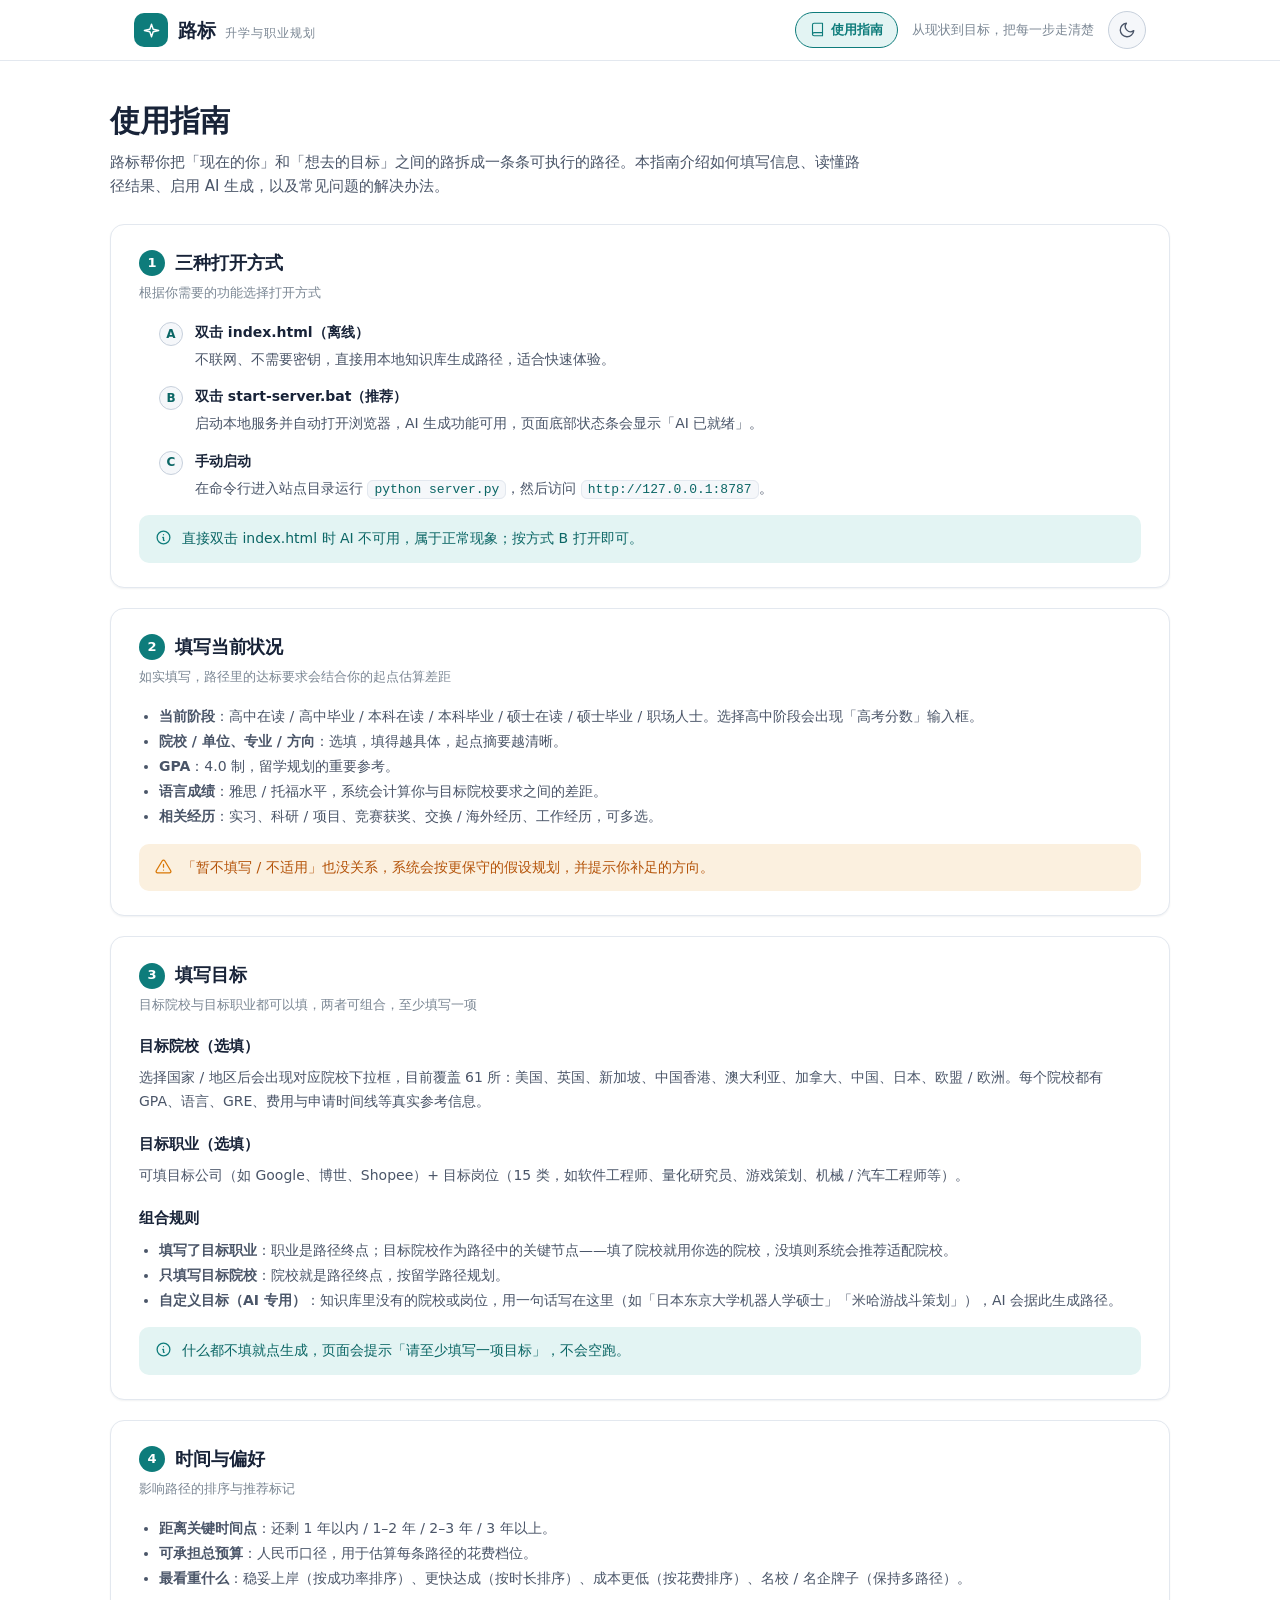
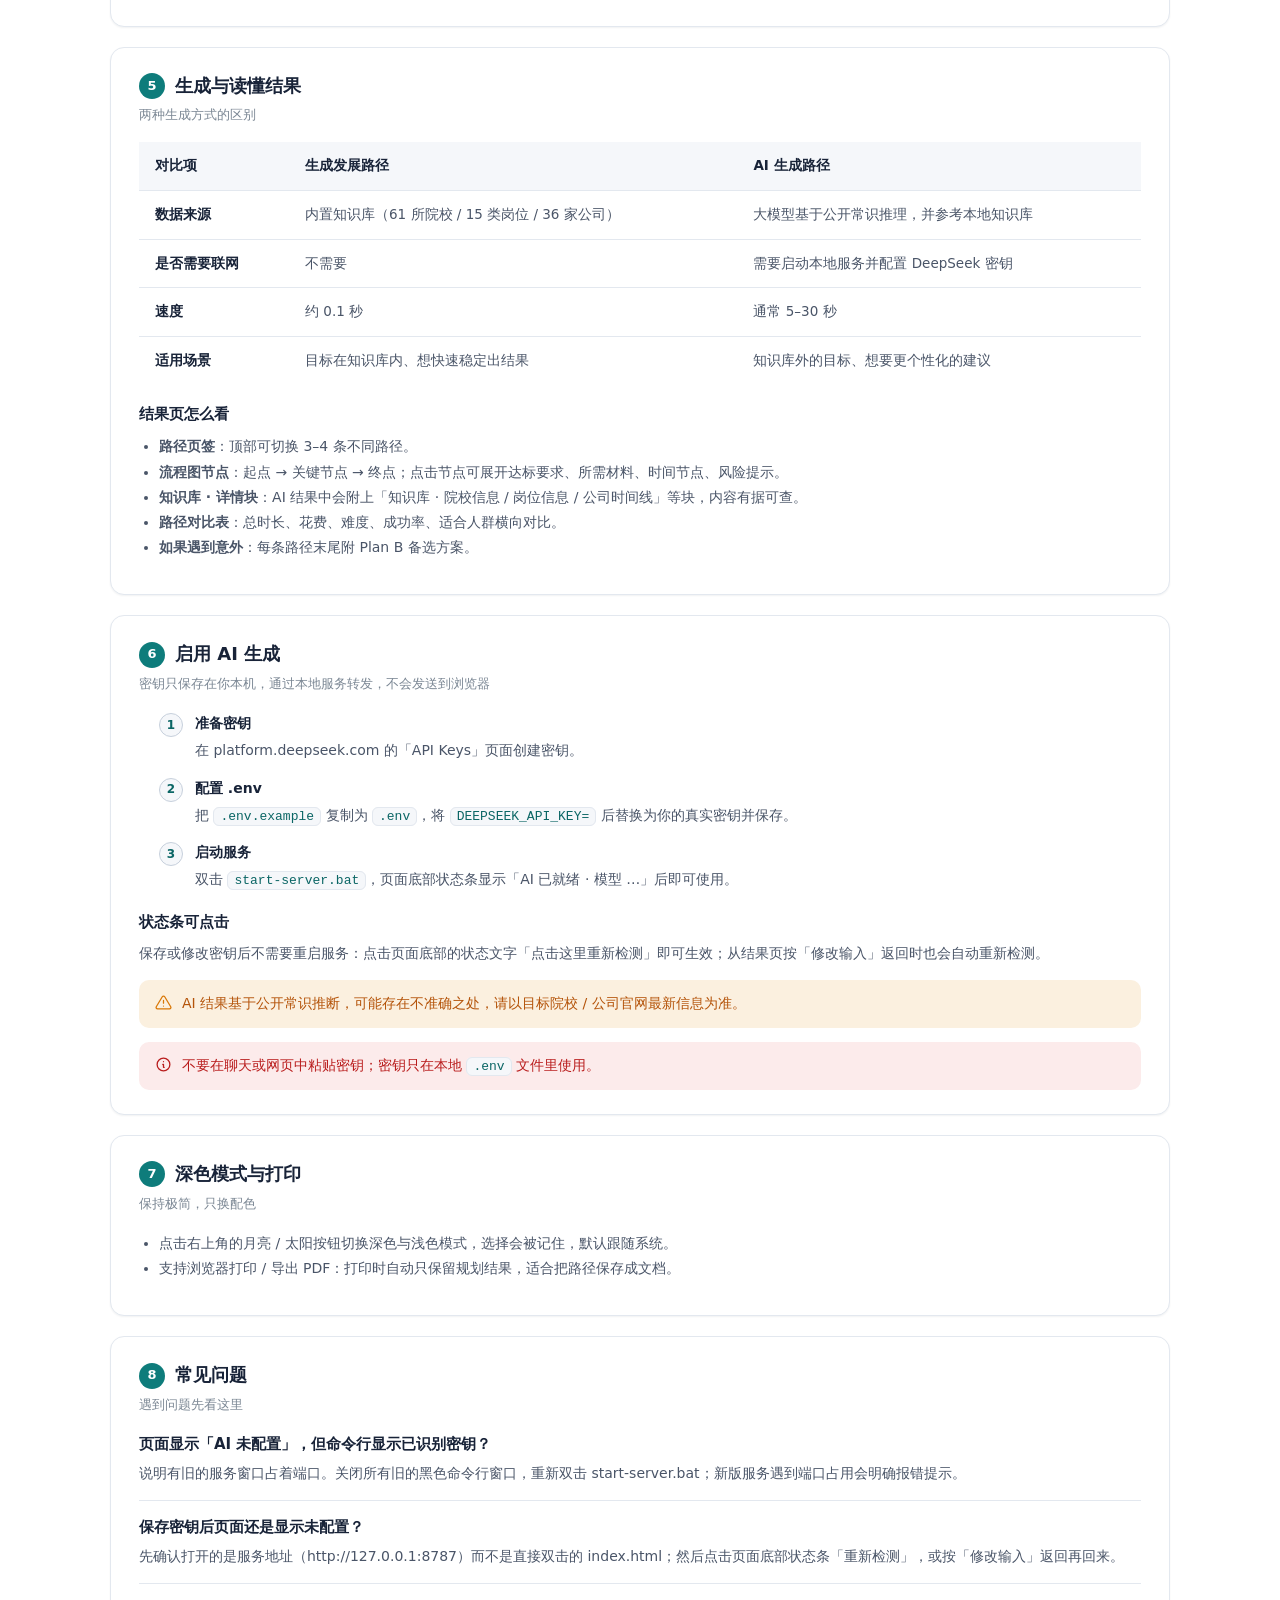
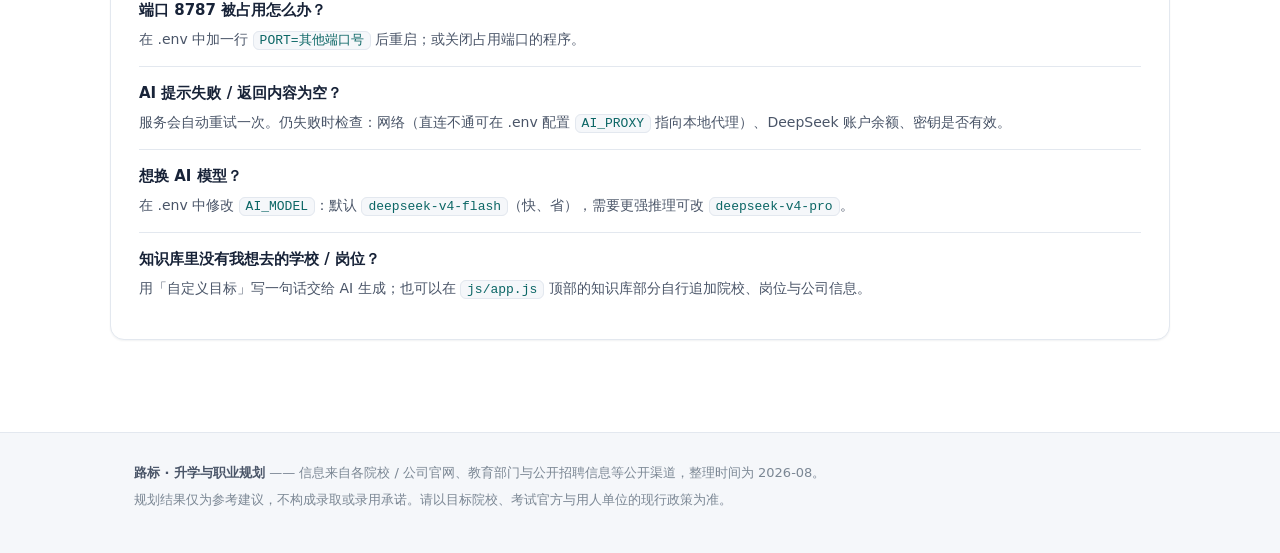
<file: guide.html>
<!DOCTYPE html>
<html lang="zh-CN">
<head>
  <meta charset="UTF-8" />
  <meta name="viewport" content="width=device-width, initial-scale=1.0" />
  <title>使用指南 · 路标</title>
  <meta name="description" content="路标 · 升学与职业规划站点使用指南：填写信息、读懂路径结果、启用 AI 生成与常见问题。" />
  <script>
    (function () {
      try {
        var t = localStorage.getItem("lubiao-theme");
        if (t !== "light" && t !== "dark") {
          t = (window.matchMedia && window.matchMedia("(prefers-color-scheme: dark)").matches) ? "dark" : "light";
        }
        document.documentElement.setAttribute("data-theme", t);
      } catch (e) {
        document.documentElement.setAttribute("data-theme", "light");
      }
    })();
  </script>
  <link rel="icon" href="data:image/svg+xml,%3Csvg xmlns='http://www.w3.org/2000/svg' viewBox='0 0 32 32'%3E%3Crect width='32' height='32' rx='8' fill='%230E7C7B'/%3E%3Cpath d='M16 7l2.2 6.8L25 16l-6.8 2.2L16 25l-2.2-6.8L7 16l6.8-2.2z' fill='%23fff'/%3E%3C/svg%3E" />
  <link rel="stylesheet" href="styles.css?v=5" />
</head>
<body>
  <header class="site-header">
    <div class="page">
      <a class="brand" href="index.html">
        <span class="brand-mark" aria-hidden="true">
          <svg viewBox="0 0 24 24" fill="none" stroke="currentColor" stroke-width="1.8" stroke-linecap="round" stroke-linejoin="round"><path d="M12 4l2.1 6.5L21 12l-6.9 1.5L12 20l-2.1-6.5L3 12l6.9-1.5z"/></svg>
        </span>
        <span class="brand-text">路标<small>升学与职业规划</small></span>
      </a>
      <div class="header-right">
        <a class="guide-link is-active" href="guide.html">
          <svg viewBox="0 0 24 24" fill="none" stroke="currentColor" stroke-width="1.8" stroke-linecap="round" stroke-linejoin="round"><path d="M4 19.5A2.5 2.5 0 0 1 6.5 17H20"/><path d="M6.5 2H20v20H6.5A2.5 2.5 0 0 1 4 19.5v-15A2.5 2.5 0 0 1 6.5 2z"/></svg>
          使用指南
        </a>
        <div class="header-note">从现状到目标，把每一步走清楚</div>
        <button type="button" class="theme-btn" id="btn-theme" aria-label="切换到深色模式" title="切换深色 / 浅色模式">
          <svg viewBox="0 0 24 24" fill="none" stroke="currentColor" stroke-width="1.8" stroke-linecap="round" stroke-linejoin="round" aria-hidden="true"><path d="M21 12.8A9 9 0 1 1 11.2 3a7 7 0 0 0 9.8 9.8z"/></svg>
        </button>
      </div>
    </div>
  </header>

  <main class="page guide-page">
    <div class="guide-hero">
      <h1>使用指南</h1>
      <p>路标帮你把「现在的你」和「想去的目标」之间的路拆成一条条可执行的路径。本指南介绍如何填写信息、读懂路径结果、启用 AI 生成，以及常见问题的解决办法。</p>
    </div>

    <section class="guide-section">
      <h2><span class="g-no">1</span>三种打开方式</h2>
      <p class="g-sub">根据你需要的功能选择打开方式</p>
      <ul class="guide-steps">
        <li>
          <span class="g-dot">A</span>
          <div><b>双击 index.html（离线）</b><span>不联网、不需要密钥，直接用本地知识库生成路径，适合快速体验。</span></div>
        </li>
        <li>
          <span class="g-dot">B</span>
          <div><b>双击 start-server.bat（推荐）</b><span>启动本地服务并自动打开浏览器，AI 生成功能可用，页面底部状态条会显示「AI 已就绪」。</span></div>
        </li>
        <li>
          <span class="g-dot">C</span>
          <div><b>手动启动</b><span>在命令行进入站点目录运行 <code>python server.py</code>，然后访问 <code>http://127.0.0.1:8787</code>。</span></div>
        </li>
      </ul>
      <div class="guide-callout is-info">
        <svg viewBox="0 0 24 24" fill="none" stroke="currentColor" stroke-width="1.8" stroke-linecap="round" stroke-linejoin="round"><circle cx="12" cy="12" r="9"/><path d="M12 8h.01M11 12h1v4h1"/></svg>
        <span>直接双击 index.html 时 AI 不可用，属于正常现象；按方式 B 打开即可。</span>
      </div>
    </section>

    <section class="guide-section">
      <h2><span class="g-no">2</span>填写当前状况</h2>
      <p class="g-sub">如实填写，路径里的达标要求会结合你的起点估算差距</p>
      <ul>
        <li><b>当前阶段</b>：高中在读 / 高中毕业 / 本科在读 / 本科毕业 / 硕士在读 / 硕士毕业 / 职场人士。选择高中阶段会出现「高考分数」输入框。</li>
        <li><b>院校 / 单位、专业 / 方向</b>：选填，填得越具体，起点摘要越清晰。</li>
        <li><b>GPA</b>：4.0 制，留学规划的重要参考。</li>
        <li><b>语言成绩</b>：雅思 / 托福水平，系统会计算你与目标院校要求之间的差距。</li>
        <li><b>相关经历</b>：实习、科研 / 项目、竞赛获奖、交换 / 海外经历、工作经历，可多选。</li>
      </ul>
      <div class="guide-callout is-warn">
        <svg viewBox="0 0 24 24" fill="none" stroke="currentColor" stroke-width="1.8" stroke-linecap="round" stroke-linejoin="round"><path d="M12 9v4M12 17h.01M10.3 3.9L1.8 18a2 2 0 0 0 1.7 3h17a2 2 0 0 0 1.7-3L13.7 3.9a2 2 0 0 0-3.4 0z"/></svg>
        <span>「暂不填写 / 不适用」也没关系，系统会按更保守的假设规划，并提示你补足的方向。</span>
      </div>
    </section>

    <section class="guide-section">
      <h2><span class="g-no">3</span>填写目标</h2>
      <p class="g-sub">目标院校与目标职业都可以填，两者可组合，至少填写一项</p>
      <h3>目标院校（选填）</h3>
      <p>选择国家 / 地区后会出现对应院校下拉框，目前覆盖 61 所：美国、英国、新加坡、中国香港、澳大利亚、加拿大、中国、日本、欧盟 / 欧洲。每个院校都有 GPA、语言、GRE、费用与申请时间线等真实参考信息。</p>
      <h3>目标职业（选填）</h3>
      <p>可填目标公司（如 Google、博世、Shopee）+ 目标岗位（15 类，如软件工程师、量化研究员、游戏策划、机械 / 汽车工程师等）。</p>
      <h3>组合规则</h3>
      <ul>
        <li><b>填写了目标职业</b>：职业是路径终点；目标院校作为路径中的关键节点——填了院校就用你选的院校，没填则系统会推荐适配院校。</li>
        <li><b>只填写目标院校</b>：院校就是路径终点，按留学路径规划。</li>
        <li><b>自定义目标（AI 专用）</b>：知识库里没有的院校或岗位，用一句话写在这里（如「日本东京大学机器人学硕士」「米哈游战斗策划」），AI 会据此生成路径。</li>
      </ul>
      <div class="guide-callout is-info">
        <svg viewBox="0 0 24 24" fill="none" stroke="currentColor" stroke-width="1.8" stroke-linecap="round" stroke-linejoin="round"><circle cx="12" cy="12" r="9"/><path d="M12 8h.01M11 12h1v4h1"/></svg>
        <span>什么都不填就点生成，页面会提示「请至少填写一项目标」，不会空跑。</span>
      </div>
    </section>

    <section class="guide-section">
      <h2><span class="g-no">4</span>时间与偏好</h2>
      <p class="g-sub">影响路径的排序与推荐标记</p>
      <ul>
        <li><b>距离关键时间点</b>：还剩 1 年以内 / 1–2 年 / 2–3 年 / 3 年以上。</li>
        <li><b>可承担总预算</b>：人民币口径，用于估算每条路径的花费档位。</li>
        <li><b>最看重什么</b>：稳妥上岸（按成功率排序）、更快达成（按时长排序）、成本更低（按花费排序）、名校 / 名企牌子（保持多路径）。</li>
      </ul>
    </section>

    <section class="guide-section">
      <h2><span class="g-no">5</span>生成与读懂结果</h2>
      <p class="g-sub">两种生成方式的区别</p>
      <div class="guide-table-wrap">
        <table class="compare-table">
          <thead>
            <tr><th>对比项</th><th>生成发展路径</th><th>AI 生成路径</th></tr>
          </thead>
          <tbody>
            <tr><td>数据来源</td><td>内置知识库（61 所院校 / 15 类岗位 / 36 家公司）</td><td>大模型基于公开常识推理，并参考本地知识库</td></tr>
            <tr><td>是否需要联网</td><td>不需要</td><td>需要启动本地服务并配置 DeepSeek 密钥</td></tr>
            <tr><td>速度</td><td>约 0.1 秒</td><td>通常 5–30 秒</td></tr>
            <tr><td>适用场景</td><td>目标在知识库内、想快速稳定出结果</td><td>知识库外的目标、想要更个性化的建议</td></tr>
          </tbody>
        </table>
      </div>
      <h3>结果页怎么看</h3>
      <ul>
        <li><b>路径页签</b>：顶部可切换 3–4 条不同路径。</li>
        <li><b>流程图节点</b>：起点 → 关键节点 → 终点；点击节点可展开达标要求、所需材料、时间节点、风险提示。</li>
        <li><b>知识库 · 详情块</b>：AI 结果中会附上「知识库 · 院校信息 / 岗位信息 / 公司时间线」等块，内容有据可查。</li>
        <li><b>路径对比表</b>：总时长、花费、难度、成功率、适合人群横向对比。</li>
        <li><b>如果遇到意外</b>：每条路径末尾附 Plan B 备选方案。</li>
      </ul>
    </section>

    <section class="guide-section">
      <h2><span class="g-no">6</span>启用 AI 生成</h2>
      <p class="g-sub">密钥只保存在你本机，通过本地服务转发，不会发送到浏览器</p>
      <ul class="guide-steps">
        <li>
          <span class="g-dot">1</span>
          <div><b>准备密钥</b><span>在 platform.deepseek.com 的「API Keys」页面创建密钥。</span></div>
        </li>
        <li>
          <span class="g-dot">2</span>
          <div><b>配置 .env</b><span>把 <code>.env.example</code> 复制为 <code>.env</code>，将 <code>DEEPSEEK_API_KEY=</code> 后替换为你的真实密钥并保存。</span></div>
        </li>
        <li>
          <span class="g-dot">3</span>
          <div><b>启动服务</b><span>双击 <code>start-server.bat</code>，页面底部状态条显示「AI 已就绪 · 模型 …」后即可使用。</span></div>
        </li>
      </ul>
      <h3>状态条可点击</h3>
      <p>保存或修改密钥后不需要重启服务：点击页面底部的状态文字「点击这里重新检测」即可生效；从结果页按「修改输入」返回时也会自动重新检测。</p>
      <div class="guide-callout is-warn">
        <svg viewBox="0 0 24 24" fill="none" stroke="currentColor" stroke-width="1.8" stroke-linecap="round" stroke-linejoin="round"><path d="M12 9v4M12 17h.01M10.3 3.9L1.8 18a2 2 0 0 0 1.7 3h17a2 2 0 0 0 1.7-3L13.7 3.9a2 2 0 0 0-3.4 0z"/></svg>
        <span>AI 结果基于公开常识推断，可能存在不准确之处，请以目标院校 / 公司官网最新信息为准。</span>
      </div>
      <div class="guide-callout is-bad">
        <svg viewBox="0 0 24 24" fill="none" stroke="currentColor" stroke-width="1.8" stroke-linecap="round" stroke-linejoin="round"><circle cx="12" cy="12" r="9"/><path d="M12 8h.01M11 12h1v4h1"/></svg>
        <span>不要在聊天或网页中粘贴密钥；密钥只在本地 <code>.env</code> 文件里使用。</span>
      </div>
    </section>

    <section class="guide-section">
      <h2><span class="g-no">7</span>深色模式与打印</h2>
      <p class="g-sub">保持极简，只换配色</p>
      <ul>
        <li>点击右上角的月亮 / 太阳按钮切换深色与浅色模式，选择会被记住，默认跟随系统。</li>
        <li>支持浏览器打印 / 导出 PDF：打印时自动只保留规划结果，适合把路径保存成文档。</li>
      </ul>
    </section>

    <section class="guide-section">
      <h2><span class="g-no">8</span>常见问题</h2>
      <p class="g-sub">遇到问题先看这里</p>
      <div class="faq-item">
        <h3>页面显示「AI 未配置」，但命令行显示已识别密钥？</h3>
        <p>说明有旧的服务窗口占着端口。关闭所有旧的黑色命令行窗口，重新双击 start-server.bat；新版服务遇到端口占用会明确报错提示。</p>
      </div>
      <div class="faq-item">
        <h3>保存密钥后页面还是显示未配置？</h3>
        <p>先确认打开的是服务地址（http://127.0.0.1:8787）而不是直接双击的 index.html；然后点击页面底部状态条「重新检测」，或按「修改输入」返回再回来。</p>
      </div>
      <div class="faq-item">
        <h3>端口 8787 被占用怎么办？</h3>
        <p>在 .env 中加一行 <code>PORT=其他端口号</code> 后重启；或关闭占用端口的程序。</p>
      </div>
      <div class="faq-item">
        <h3>AI 提示失败 / 返回内容为空？</h3>
        <p>服务会自动重试一次。仍失败时检查：网络（直连不通可在 .env 配置 <code>AI_PROXY</code> 指向本地代理）、DeepSeek 账户余额、密钥是否有效。</p>
      </div>
      <div class="faq-item">
        <h3>想换 AI 模型？</h3>
        <p>在 .env 中修改 <code>AI_MODEL</code>：默认 <code>deepseek-v4-flash</code>（快、省），需要更强推理可改 <code>deepseek-v4-pro</code>。</p>
      </div>
      <div class="faq-item">
        <h3>知识库里没有我想去的学校 / 岗位？</h3>
        <p>用「自定义目标」写一句话交给 AI 生成；也可以在 <code>js/app.js</code> 顶部的知识库部分自行追加院校、岗位与公司信息。</p>
      </div>
    </section>
  </main>

  <footer class="site-footer">
    <div class="page">
      <p><strong>路标 · 升学与职业规划</strong> —— 信息来自各院校 / 公司官网、教育部门与公开招聘信息等公开渠道，整理时间为 2026-08。</p>
      <p>规划结果仅为参考建议，不构成录取或录用承诺。请以目标院校、考试官方与用人单位的现行政策为准。</p>
    </div>
  </footer>

  <script>
    (function () {
      var btn = document.getElementById("btn-theme");
      if (!btn) return;
      var icons = {
        dark: '<path d="M21 12.8A9 9 0 1 1 11.2 3a7 7 0 0 0 9.8 9.8z"/>',
        light: '<path d="M12 17a5 5 0 1 0 0-10 5 5 0 0 0 0 10z"/><path d="M12 1v2M12 21v2M4.2 4.2l1.4 1.4M18.4 18.4l1.4 1.4M1 12h2M21 12h2M4.2 19.8l1.4-1.4M18.4 5.6l1.4-1.4"/>'
      };
      function apply(t) {
        document.documentElement.setAttribute("data-theme", t);
        try { localStorage.setItem("lubiao-theme", t); } catch (e) {}
        btn.setAttribute("aria-label", t === "dark" ? "切换到浅色模式" : "切换到深色模式");
        btn.innerHTML = '<svg viewBox="0 0 24 24" fill="none" stroke="currentColor" stroke-width="1.8" stroke-linecap="round" stroke-linejoin="round" aria-hidden="true">' + icons[t === "dark" ? "light" : "dark"] + "</svg>";
      }
      btn.addEventListener("click", function () {
        apply(document.documentElement.getAttribute("data-theme") === "dark" ? "light" : "dark");
      });
      apply(document.documentElement.getAttribute("data-theme") || "light");
    })();
  </script>
</body>
</html>
</file>
<file: styles.css>
/* ============ 路标 · 升学与职业规划 ============
   设计规范（Design Tokens）
   - 背景：纯白 #FFFFFF，柔和分区 #F5F7FA，深色信息条 #12212F
   - 墨色：主文字 #182338 / 次文字 #4A5568 / 弱文字 #7B8794
   - 主色：青碧 #0E7C7B（路径 / 主操作），强调琥珀 #D97706
   - 语义：绿 #15803D / 黄 #B45309 / 红 #B91C1C
   - 圆角：卡片 14px / 控件 10px / 胶囊 999px
   - 间距刻度：4 8 12 16 24 32 48 64
   - 字体：PingFang SC / Microsoft YaHei / Noto Sans SC 系统栈
*/

:root {
  color-scheme: light;
  --bg: #FFFFFF;
  --bg-soft: #F5F7FA;
  --bg-band: #12212F;
  --ink: #182338;
  --ink-2: #4A5568;
  --ink-3: #7B8794;
  --line: #E3E8EF;
  --line-strong: #C7D0DC;
  --primary: #0E7C7B;
  --primary-strong: #0B6665;
  --primary-soft: #E3F4F3;
  --accent: #D97706;
  --accent-soft: #FBF0DF;
  --good: #15803D;
  --good-soft: #E9F7EE;
  --warn: #B45309;
  --warn-soft: #FBF0DF;
  --bad: #B91C1C;
  --bad-soft: #FCEBEB;
  --radius: 14px;
  --radius-s: 10px;
  --shadow: 0 1px 2px rgba(24, 35, 56, .05), 0 10px 28px -14px rgba(24, 35, 56, .16);
  --shadow-s: 0 1px 2px rgba(24, 35, 56, .06);
  --font: "PingFang SC", "Microsoft YaHei", "Hiragino Sans GB", "Noto Sans SC", system-ui, -apple-system, "Segoe UI", sans-serif;
}

/* 深色模式：只换配色，保持同样的极简版式 */
:root[data-theme="dark"] {
  color-scheme: dark;
  --bg: #0E151D;
  --bg-soft: #17212B;
  --bg-band: #0A1017;
  --ink: #E7EEF6;
  --ink-2: #A9B7C7;
  --ink-3: #7C8B9D;
  --line: #22303F;
  --line-strong: #33465A;
  --primary: #2AA8A4;
  --primary-strong: #3FC4BF;
  --primary-soft: #123B3A;
  --accent: #E8A33D;
  --accent-soft: #3A2C15;
  --good: #4CBF7A;
  --good-soft: #123320;
  --warn: #E8A33D;
  --warn-soft: #3A2C15;
  --bad: #E26D6D;
  --bad-soft: #3A1D1D;
  --shadow: 0 1px 2px rgba(0, 0, 0, .3), 0 10px 28px -14px rgba(0, 0, 0, .5);
  --shadow-s: 0 1px 2px rgba(0, 0, 0, .35);
}

* { box-sizing: border-box; }

html { scroll-behavior: smooth; }

body {
  margin: 0;
  font-family: var(--font);
  color: var(--ink);
  background: var(--bg);
  line-height: 1.6;
  font-size: 15px;
  -webkit-font-smoothing: antialiased;
  transition: background-color .25s ease, color .25s ease;
}

button, input, select, textarea { font-family: inherit; font-size: inherit; color: inherit; }
button { cursor: pointer; }

.page {
  max-width: 1060px;
  margin: 0 auto;
  padding: 0 24px;
}

.view[hidden] { display: none !important; }

/* ---------- 顶栏 ---------- */
.site-header {
  border-bottom: 1px solid var(--line);
  background: var(--bg);
  position: sticky;
  top: 0;
  z-index: 20;
}

.site-header .page {
  display: flex;
  align-items: center;
  justify-content: space-between;
  height: 60px;
}

.brand {
  display: inline-flex;
  align-items: center;
  gap: 10px;
  text-decoration: none;
  color: var(--ink);
}

.brand-mark {
  width: 34px;
  height: 34px;
  border-radius: 10px;
  background: var(--primary);
  color: #fff;
  display: inline-flex;
  align-items: center;
  justify-content: center;
}

.brand-mark svg { width: 19px; height: 19px; }

.brand-text {
  font-size: 19px;
  font-weight: 800;
  letter-spacing: .02em;
  display: flex;
  align-items: baseline;
  gap: 8px;
}

.brand-text small {
  font-size: 12px;
  font-weight: 500;
  color: var(--ink-3);
  letter-spacing: .08em;
}

.header-right {
  display: flex;
  align-items: center;
  gap: 14px;
}

.header-note { color: var(--ink-3); font-size: 13px; }

.guide-link {
  display: inline-flex;
  align-items: center;
  gap: 6px;
  color: var(--ink-2);
  font-size: 13px;
  font-weight: 600;
  text-decoration: none;
  border: 1px solid var(--line-strong);
  border-radius: 999px;
  padding: 7px 14px;
  transition: border-color .15s, color .15s, background .15s;
}

.guide-link:hover {
  border-color: var(--primary);
  color: var(--primary);
  background: var(--primary-soft);
}

.guide-link svg { width: 15px; height: 15px; }
.guide-link.is-active {
  color: var(--primary);
  border-color: var(--primary);
  background: var(--primary-soft);
}

.theme-btn {
  width: 38px;
  height: 38px;
  border-radius: 50%;
  border: 1px solid var(--line-strong);
  background: var(--bg-soft);
  color: var(--ink-2);
  display: inline-flex;
  align-items: center;
  justify-content: center;
  cursor: pointer;
  transition: border-color .15s, color .15s, background .15s;
  flex: none;
}

.theme-btn:hover {
  border-color: var(--primary);
  color: var(--primary);
  background: var(--primary-soft);
}

.theme-btn svg { width: 18px; height: 18px; }

/* ---------- 输入页 ---------- */
#view-input { padding-top: 56px; padding-bottom: 72px; }

.intro h1 {
  font-size: 34px;
  line-height: 1.3;
  font-weight: 800;
  letter-spacing: .01em;
  margin: 0 0 14px;
}

.intro-sub {
  color: var(--ink-2);
  font-size: 16px;
  max-width: 640px;
  margin: 0 0 12px;
}

.intro-guide-link {
  display: inline-flex;
  align-items: center;
  gap: 6px;
  color: var(--primary-strong);
  font-size: 14px;
  font-weight: 600;
  text-decoration: none;
  margin: 0 0 26px;
}

.intro-guide-link:hover { text-decoration: underline; }
.intro-guide-link svg { width: 16px; height: 16px; }

/* ---------- 使用指南页 ---------- */
.guide-page { padding: 40px 0 72px; }

.guide-hero { margin-bottom: 26px; }
.guide-hero h1 { font-size: 30px; line-height: 1.3; margin: 0 0 10px; }
.guide-hero p { color: var(--ink-2); font-size: 15px; margin: 0; max-width: 760px; }

.guide-section {
  border: 1px solid var(--line);
  border-radius: var(--radius);
  background: var(--bg);
  box-shadow: var(--shadow-s);
  padding: 24px 28px;
  margin-bottom: 20px;
}

.guide-section h2 {
  font-size: 18px;
  margin: 0 0 4px;
  display: flex;
  align-items: center;
  gap: 10px;
}

.guide-section h2 .g-no {
  width: 26px;
  height: 26px;
  border-radius: 50%;
  background: var(--primary);
  color: #fff;
  font-size: 13px;
  display: inline-flex;
  align-items: center;
  justify-content: center;
  flex: none;
}

.guide-section .g-sub { color: var(--ink-3); font-size: 13px; margin: 0 0 16px; }
.guide-section h3 { font-size: 15px; margin: 18px 0 8px; }
.guide-section p { margin: 0 0 10px; color: var(--ink-2); font-size: 14px; line-height: 1.7; }
.guide-section ul { margin: 6px 0 10px; padding-left: 20px; color: var(--ink-2); font-size: 14px; line-height: 1.8; }
.guide-section code {
  background: var(--bg-soft);
  border: 1px solid var(--line);
  border-radius: 6px;
  padding: 1px 6px;
  font-size: 13px;
  color: var(--primary-strong);
}

.guide-steps { list-style: none; margin: 0; padding: 0; display: flex; flex-direction: column; gap: 12px; }
.guide-steps li { display: flex; gap: 12px; }
.guide-steps .g-dot {
  width: 24px;
  height: 24px;
  border-radius: 50%;
  background: var(--bg-soft);
  border: 1px solid var(--line-strong);
  color: var(--primary-strong);
  font-size: 12px;
  font-weight: 700;
  display: inline-flex;
  align-items: center;
  justify-content: center;
  flex: none;
  margin-top: 2px;
}
.guide-steps b { display: block; margin-bottom: 2px; color: var(--ink); }
.guide-steps span { color: var(--ink-2); font-size: 14px; line-height: 1.7; }

.guide-callout {
  border-radius: var(--radius-s);
  padding: 12px 16px;
  font-size: 14px;
  line-height: 1.7;
  margin: 14px 0 0;
  display: flex;
  gap: 10px;
}
.guide-callout svg { width: 17px; height: 17px; flex: none; margin-top: 2px; }
.guide-callout.is-info { background: var(--primary-soft); color: var(--primary-strong); }
.guide-callout.is-info svg { color: var(--primary); }
.guide-callout.is-warn { background: var(--warn-soft); color: var(--warn); }
.guide-callout.is-warn svg { color: var(--accent); }
.guide-callout.is-bad { background: var(--bad-soft); color: var(--bad); }
.guide-callout.is-bad svg { color: var(--bad); }

.faq-item { border-top: 1px solid var(--line); padding: 14px 0 4px; }
.faq-item:first-of-type { border-top: 0; padding-top: 0; }
.faq-item h3 { margin: 0 0 6px; color: var(--ink); }

.guide-table-wrap { overflow-x: auto; margin-top: 12px; }

@media (max-width: 720px) {
  .header-note { display: none; }
  .guide-section { padding: 20px 18px; }
}

.samples {
  display: flex;
  align-items: center;
  flex-wrap: wrap;
  gap: 10px;
  margin-bottom: 34px;
}

.samples-label { color: var(--ink-3); font-size: 13px; }

.sample-chip {
  border: 1px solid var(--line-strong);
  background: var(--bg);
  color: var(--ink-2);
  border-radius: 999px;
  padding: 7px 15px;
  font-size: 13px;
  transition: border-color .15s, color .15s, background .15s;
}

.sample-chip:hover {
  border-color: var(--primary);
  color: var(--primary);
  background: var(--primary-soft);
}

/* ---------- 表单 ---------- */
.plan-form { display: flex; flex-direction: column; gap: 22px; }

.form-section {
  border: 1px solid var(--line);
  border-radius: var(--radius);
  padding: 26px 28px;
  background: var(--bg);
  box-shadow: var(--shadow-s);
}

.form-section-head {
  display: flex;
  align-items: baseline;
  gap: 12px;
  margin-bottom: 20px;
  flex-wrap: wrap;
}

.step-no {
  width: 26px;
  height: 26px;
  border-radius: 50%;
  background: var(--primary);
  color: #fff;
  font-size: 13px;
  font-weight: 700;
  display: inline-flex;
  align-items: center;
  justify-content: center;
  flex: none;
}

.form-section-head h2 {
  font-size: 18px;
  font-weight: 700;
  margin: 0;
}

.form-section-head p {
  margin: 0 0 0 auto;
  color: var(--ink-3);
  font-size: 13px;
}

.form-grid {
  display: grid;
  grid-template-columns: repeat(3, 1fr);
  gap: 16px 20px;
}

.field { display: flex; flex-direction: column; gap: 7px; min-width: 0; }

.field-label {
  font-size: 13px;
  font-weight: 600;
  color: var(--ink-2);
  display: flex;
  align-items: baseline;
  gap: 6px;
}

.field-label em {
  font-style: normal;
  font-weight: 400;
  color: var(--ink-3);
  font-size: 12px;
}

.field-wide { grid-column: 1 / -1; }

.field-hint {
  display: block;
  font-size: 12.5px;
  color: var(--ink-3);
  line-height: 1.5;
  margin-top: 2px;
}

.goal-tip {
  margin: 0 0 16px;
  font-size: 13px;
  line-height: 1.6;
  color: var(--ink-2);
  background: var(--bg-soft);
  border: 1px dashed var(--line-strong);
  border-radius: var(--radius-s);
  padding: 10px 14px;
}

.field input,
.field select {
  height: 42px;
  border: 1px solid var(--line-strong);
  border-radius: var(--radius-s);
  padding: 0 12px;
  background: var(--bg);
  color: var(--ink);
  outline: none;
  transition: border-color .15s, box-shadow .15s;
  width: 100%;
}

.field input::placeholder { color: var(--ink-3); }

.field input:focus,
.field select:focus {
  border-color: var(--primary);
  box-shadow: 0 0 0 3px rgba(14, 124, 123, .14);
}

.chips-field {
  border: 0;
  padding: 0;
  margin: 22px 0 0;
}

.chips {
  display: flex;
  flex-wrap: wrap;
  gap: 10px;
  margin-top: 9px;
}

.chip {
  position: relative;
  cursor: pointer;
}

.chip input {
  position: absolute;
  opacity: 0;
  pointer-events: none;
}

.chip span {
  display: inline-block;
  border: 1px solid var(--line-strong);
  border-radius: 999px;
  padding: 6px 14px;
  font-size: 13px;
  color: var(--ink-2);
  background: var(--bg);
  transition: all .15s;
  user-select: none;
}

.chip input:checked + span {
  border-color: var(--primary);
  background: var(--primary-soft);
  color: var(--primary-strong);
  font-weight: 600;
}

.chip input:focus-visible + span {
  box-shadow: 0 0 0 3px rgba(14, 124, 123, .25);
}

/* 目标类型切换 */
.segmented {
  display: inline-flex;
  background: var(--bg-soft);
  border: 1px solid var(--line);
  border-radius: 999px;
  padding: 4px;
  gap: 4px;
  margin-bottom: 20px;
}

.seg-btn {
  border: 0;
  background: transparent;
  border-radius: 999px;
  padding: 8px 22px;
  font-size: 14px;
  font-weight: 600;
  color: var(--ink-2);
  transition: background .15s, color .15s, box-shadow .15s;
}

.seg-btn.is-active {
  background: var(--bg);
  color: var(--primary-strong);
  box-shadow: var(--shadow-s);
}

/* 操作区 */
.form-actions {
  display: flex;
  flex-direction: column;
  align-items: center;
  gap: 10px;
  padding-top: 4px;
}

.btn-primary {
  display: inline-flex;
  align-items: center;
  gap: 10px;
  border: 0;
  border-radius: 999px;
  background: var(--primary);
  color: #fff;
  font-size: 16px;
  font-weight: 700;
  padding: 14px 34px;
  box-shadow: 0 10px 24px -10px rgba(14, 124, 123, .55);
  transition: background .15s, transform .15s, box-shadow .15s;
}

.btn-primary:hover {
  background: var(--primary-strong);
  transform: translateY(-1px);
}

.btn-primary svg { width: 18px; height: 18px; }

.btn-primary.is-loading .btn-label::after {
  content: "…";
  animation: pulse 1s infinite;
}

@keyframes pulse { 50% { opacity: .35; } }

.btn-row {
  display: flex;
  flex-wrap: wrap;
  justify-content: center;
  gap: 12px;
}

.btn-ai {
  display: inline-flex;
  align-items: center;
  gap: 10px;
  border: 0;
  border-radius: 999px;
  background: var(--accent);
  color: #fff;
  font-size: 16px;
  font-weight: 700;
  padding: 14px 34px;
  box-shadow: 0 10px 24px -10px rgba(217, 119, 6, .5);
  transition: background .15s, transform .15s, box-shadow .15s;
}

.btn-ai:hover { background: #B45309; transform: translateY(-1px); }
.btn-ai svg { width: 18px; height: 18px; }
.btn-ai.is-loading .btn-label::after {
  content: "…";
  animation: pulse 1s infinite;
}

button:disabled {
  opacity: .55;
  cursor: not-allowed;
  transform: none !important;
  box-shadow: none;
}

.ai-status {
  margin: 0;
  font-size: 13px;
  color: var(--ink-3);
  border: 0;
  background: none;
  padding: 0;
  cursor: pointer;
  font-family: inherit;
  text-decoration: underline dotted;
  text-underline-offset: 3px;
}

.ai-status:hover { color: var(--ink-2); }
.ai-status.is-ready { color: var(--good); }
.ai-status.is-warn { color: var(--warn); }
.ai-status.is-error { color: var(--bad); }

.form-error {
  color: var(--bad);
  font-size: 14px;
  margin: 0;
  background: var(--bad-soft);
  border-radius: var(--radius-s);
  padding: 10px 16px;
}

/* ---------- 结果页 ---------- */
#view-result { padding: 34px 0 72px; }

.result-head {
  display: flex;
  align-items: center;
  justify-content: space-between;
  gap: 18px;
  flex-wrap: wrap;
  margin-bottom: 20px;
}

.result-route {
  display: flex;
  align-items: center;
  gap: 14px;
  flex-wrap: wrap;
  min-width: 0;
}

.route-node {
  display: inline-flex;
  align-items: center;
  gap: 10px;
  border: 1px solid var(--line);
  border-radius: 999px;
  padding: 7px 16px 7px 8px;
  background: var(--bg);
  box-shadow: var(--shadow-s);
  max-width: 100%;
  min-width: 0;
}

.route-dot {
  width: 30px;
  height: 30px;
  border-radius: 50%;
  display: inline-flex;
  align-items: center;
  justify-content: center;
  font-size: 13px;
  font-weight: 800;
  flex: none;
  color: #fff;
}

.start-node .route-dot { background: var(--primary); }
.end-node .route-dot { background: var(--accent); }

.route-text {
  font-size: 14px;
  font-weight: 600;
  min-width: 0;
  overflow: hidden;
  text-overflow: ellipsis;
  white-space: nowrap;
}

.route-arrow { color: var(--ink-3); display: inline-flex; }
.route-arrow svg { width: 18px; height: 18px; }

.btn-ghost {
  display: inline-flex;
  align-items: center;
  gap: 8px;
  border: 1px solid var(--line-strong);
  background: var(--bg);
  border-radius: 999px;
  padding: 9px 18px;
  font-size: 14px;
  font-weight: 600;
  color: var(--ink-2);
  transition: border-color .15s, color .15s;
}

.btn-ghost:hover { border-color: var(--primary); color: var(--primary); }
.btn-ghost svg { width: 16px; height: 16px; }

.notice-strip {
  display: flex;
  align-items: flex-start;
  gap: 10px;
  background: var(--bg-band);
  color: #DCE5EE;
  border-radius: var(--radius);
  padding: 13px 18px;
  font-size: 13px;
  line-height: 1.55;
  margin-bottom: 26px;
}

.notice-strip svg { width: 17px; height: 17px; flex: none; margin-top: 2px; color: #7FD1C9; }

/* AI 结果提示 */
.ai-note {
  display: flex;
  align-items: flex-start;
  gap: 10px;
  background: var(--accent-soft);
  border: 1px solid #F0D9AE;
  color: var(--warn);
  border-radius: var(--radius);
  padding: 12px 16px;
  margin: -6px 0 20px;
  font-size: 14px;
}

.ai-note svg { width: 17px; height: 17px; flex: none; margin-top: 2px; color: var(--accent); }
.ai-note b { color: var(--ink); }
.ai-note[hidden] { display: none; }

:root[data-theme="dark"] .ai-note { border-color: #5A4A22; }

/* 路径页签 */
.path-tabs {
  display: flex;
  gap: 10px;
  flex-wrap: wrap;
  margin-bottom: 20px;
}

.path-tab {
  border: 1px solid var(--line-strong);
  background: var(--bg);
  border-radius: 12px;
  padding: 11px 18px;
  font-size: 14px;
  font-weight: 600;
  color: var(--ink-2);
  display: inline-flex;
  align-items: center;
  gap: 8px;
  transition: all .15s;
}

.path-tab .tab-tag {
  font-size: 11px;
  font-weight: 700;
  color: var(--primary);
  background: var(--primary-soft);
  border-radius: 999px;
  padding: 2px 8px;
}

.path-tab:hover { border-color: var(--primary); color: var(--primary); }

.path-tab.is-active {
  border-color: var(--primary);
  background: var(--primary);
  color: #fff;
}

.path-tab.is-active .tab-tag {
  background: rgba(255, 255, 255, .2);
  color: #fff;
}

/* 路径面板 */
.path-panel { display: none; }
.path-panel.is-active { display: block; animation: fadeIn .28s ease; }

@keyframes fadeIn {
  from { opacity: 0; transform: translateY(6px); }
  to { opacity: 1; transform: none; }
}

.path-intro {
  border: 1px solid var(--line);
  border-left: 4px solid var(--primary);
  border-radius: var(--radius);
  padding: 18px 22px;
  margin-bottom: 26px;
  background: var(--bg);
  box-shadow: var(--shadow-s);
  display: flex;
  flex-direction: column;
  gap: 12px;
}

.path-intro h3 { margin: 0; font-size: 19px; font-weight: 800; }

.path-intro p { margin: 0; color: var(--ink-2); font-size: 14px; }

.meta-chips {
  display: flex;
  flex-wrap: wrap;
  gap: 8px;
}

.meta-chip {
  display: inline-flex;
  align-items: center;
  gap: 6px;
  border-radius: 999px;
  font-size: 12px;
  font-weight: 600;
  padding: 4px 11px;
  background: var(--bg-soft);
  color: var(--ink-2);
  border: 1px solid var(--line);
}

.meta-chip b { font-weight: 700; color: var(--ink); }

.meta-chip.diff-high { color: var(--bad); background: var(--bad-soft); border-color: transparent; }
.meta-chip.diff-mid { color: var(--warn); background: var(--warn-soft); border-color: transparent; }
.meta-chip.diff-low { color: var(--good); background: var(--good-soft); border-color: transparent; }

/* 流程图 */
.flow {
  position: relative;
  display: flex;
  flex-direction: column;
  padding: 4px 0 10px;
}

.node {
  display: flex;
  align-items: stretch;
  gap: 0;
}

.node-main {
  flex: 1;
  min-width: 0;
  display: flex;
  flex-direction: column;
}

.node-rail {
  width: 34px;
  flex: none;
  position: relative;
  display: flex;
  justify-content: center;
}

.node-dot {
  width: 14px;
  height: 14px;
  border-radius: 50%;
  background: var(--primary);
  border: 3px solid var(--primary-soft);
  margin-top: 20px;
  flex: none;
  z-index: 1;
}

.node.start .node-dot { background: var(--primary); }
.node.goal .node-dot { background: var(--accent); border-color: var(--accent-soft); }
.node.goal .node-icon { background: var(--accent-soft); color: var(--warn); }

.node-connector {
  width: 34px;
  flex: none;
  display: flex;
  justify-content: center;
  position: relative;
}

.node-connector::before {
  content: "";
  position: absolute;
  top: 0;
  bottom: 0;
  left: 50%;
  width: 2px;
  transform: translateX(-50%);
  background: repeating-linear-gradient(to bottom, var(--line-strong) 0 5px, transparent 5px 10px);
}

.node-connector::after {
  content: "";
  position: absolute;
  top: 6px;
  left: 50%;
  transform: translateX(-50%);
  width: 8px;
  height: 8px;
  border-radius: 50%;
  background: var(--line-strong);
}

.node-card {
  flex: 1;
  min-width: 0;
  border: 1px solid var(--line);
  border-radius: var(--radius);
  background: var(--bg);
  box-shadow: var(--shadow-s);
  padding: 14px 16px;
  display: flex;
  align-items: center;
  gap: 14px;
  text-align: left;
  margin: 8px 0;
  transition: border-color .15s, box-shadow .15s;
  width: 100%;
}

.node-card:hover {
  border-color: var(--primary);
  box-shadow: var(--shadow);
}

.node-card.is-open {
  border-color: var(--primary);
  box-shadow: var(--shadow);
}

.node-icon {
  width: 38px;
  height: 38px;
  border-radius: 10px;
  flex: none;
  display: inline-flex;
  align-items: center;
  justify-content: center;
  background: var(--primary-soft);
  color: var(--primary-strong);
}

.node.start .node-icon,
.node.end .node-icon { background: var(--primary-soft); color: var(--primary-strong); }

.node-icon svg { width: 20px; height: 20px; }

.node-body { flex: 1; min-width: 0; }

.node-title-row {
  display: flex;
  align-items: center;
  gap: 8px;
  flex-wrap: wrap;
}

.node-title {
  font-size: 15px;
  font-weight: 700;
  color: var(--ink);
}

.node-time {
  font-size: 12px;
  color: var(--ink-3);
  background: var(--bg-soft);
  border: 1px solid var(--line);
  border-radius: 999px;
  padding: 2px 9px;
  font-weight: 500;
}

.node-summary {
  font-size: 13px;
  color: var(--ink-2);
  margin-top: 3px;
  overflow: hidden;
  text-overflow: ellipsis;
  display: -webkit-box;
  -webkit-line-clamp: 2;
  -webkit-box-orient: vertical;
}

.node-chevron {
  flex: none;
  color: var(--ink-3);
  display: inline-flex;
  transition: transform .2s;
}

.node-chevron svg { width: 18px; height: 18px; }
.node-card.is-open .node-chevron { transform: rotate(180deg); color: var(--primary); }

/* 节点详情 */
.node-detail {
  display: none;
  border: 1px solid var(--line);
  border-top: 0;
  border-radius: 0 0 var(--radius) var(--radius);
  background: var(--bg-soft);
  padding: 18px 20px;
  margin: -8px 0 8px;
}

.node-detail.is-open { display: block; animation: fadeIn .2s ease; }

.detail-block { margin-bottom: 16px; }
.detail-block:last-child { margin-bottom: 0; }

.detail-label {
  display: flex;
  align-items: center;
  gap: 8px;
  font-size: 13px;
  font-weight: 700;
  color: var(--ink);
  margin-bottom: 7px;
}

.detail-label svg { width: 15px; height: 15px; color: var(--primary); flex: none; }

.detail-list {
  margin: 0;
  padding: 0;
  list-style: none;
  display: flex;
  flex-direction: column;
  gap: 6px;
}

.detail-list li {
  position: relative;
  padding-left: 16px;
  font-size: 13.5px;
  color: var(--ink-2);
}

.detail-list li::before {
  content: "";
  position: absolute;
  left: 2px;
  top: 8px;
  width: 6px;
  height: 6px;
  border-radius: 50%;
  background: var(--line-strong);
}

.detail-list li.is-key::before { background: var(--accent); }

.detail-list li b { color: var(--ink); font-weight: 600; }

.detail-src {
  font-size: 12px;
  color: var(--ink-3);
  border-top: 1px dashed var(--line-strong);
  padding-top: 10px;
  margin-top: 4px;
}

/* 对比表 */
.compare-section,
.planb-section { margin-top: 44px; }

.compare-section h2,
.planb-section h2 {
  font-size: 22px;
  font-weight: 800;
  margin: 0 0 6px;
}

.section-sub { color: var(--ink-2); font-size: 14px; margin: 0 0 18px; }

.table-wrap {
  overflow-x: auto;
  border: 1px solid var(--line);
  border-radius: var(--radius);
  box-shadow: var(--shadow-s);
  background: var(--bg);
}

.compare-table {
  width: 100%;
  border-collapse: collapse;
  min-width: 720px;
  font-size: 13.5px;
}

.compare-table th {
  text-align: left;
  padding: 13px 16px;
  background: var(--bg-soft);
  font-weight: 700;
  color: var(--ink);
  border-bottom: 1px solid var(--line);
  white-space: nowrap;
}

.compare-table td {
  padding: 13px 16px;
  border-bottom: 1px solid var(--line);
  color: var(--ink-2);
  vertical-align: top;
}

.compare-table tr:last-child td { border-bottom: 0; }

.compare-table td:first-child {
  font-weight: 700;
  color: var(--ink);
  white-space: nowrap;
}

.compare-table .rec-row td { background: var(--primary-soft); }

/* 备选方案 */
.planb-list {
  display: grid;
  grid-template-columns: repeat(auto-fit, minmax(280px, 1fr));
  gap: 14px;
}

.planb-item {
  border: 1px solid var(--line);
  border-left: 4px solid var(--accent);
  border-radius: var(--radius);
  padding: 16px 18px;
  background: var(--bg);
  box-shadow: var(--shadow-s);
}

.planb-item h3 {
  margin: 0 0 6px;
  font-size: 14.5px;
  font-weight: 700;
  color: var(--warn);
}

.planb-item p { margin: 0; font-size: 13.5px; color: var(--ink-2); }

/* 页脚 */
.site-footer {
  border-top: 1px solid var(--line);
  background: var(--bg-soft);
  color: var(--ink-3);
  font-size: 13px;
  padding: 30px 0 38px;
}

.site-footer p { margin: 0 0 6px; }
.site-footer strong { color: var(--ink-2); }

/* ---------- 响应式 ---------- */
@media (max-width: 860px) {
  .form-grid { grid-template-columns: repeat(2, 1fr); }
}

@media (max-width: 640px) {
  body { font-size: 14px; }
  .page { padding: 0 16px; }
  #view-input { padding-top: 34px; }
  .intro h1 { font-size: 26px; }
  .intro-sub { font-size: 14.5px; }
  .form-section { padding: 20px 18px; }
  .form-grid { grid-template-columns: 1fr; gap: 14px; }
  .form-section-head p { margin-left: 0; width: 100%; }
  .segmented { width: 100%; }
  .seg-btn { flex: 1; padding: 9px 8px; }
  .header-note { display: none; }
  .result-head { flex-direction: column; align-items: flex-start; }
  .result-route { width: 100%; }
  .node-card { padding: 12px 13px; gap: 11px; }
  .node-rail { width: 26px; }
  .node-connector { width: 26px; }
  .node-icon { width: 34px; height: 34px; }
  .node-title { font-size: 14px; }
  .path-intro { padding: 15px 16px; }
}

@media (prefers-reduced-motion: reduce) {
  * { animation: none !important; transition: none !important; }
  html { scroll-behavior: auto; }
}

/* 打印：只保留结果 */
@media print {
  .site-header, .btn-ghost, .notice-strip, .path-tabs, .site-footer, #view-input { display: none !important; }
  #view-result { padding: 0; }
  .path-panel { display: block !important; }
  body { font-size: 12px; }
  .node-card { break-inside: avoid; box-shadow: none; }
  .compare-table { min-width: 0; }
}
</file>
